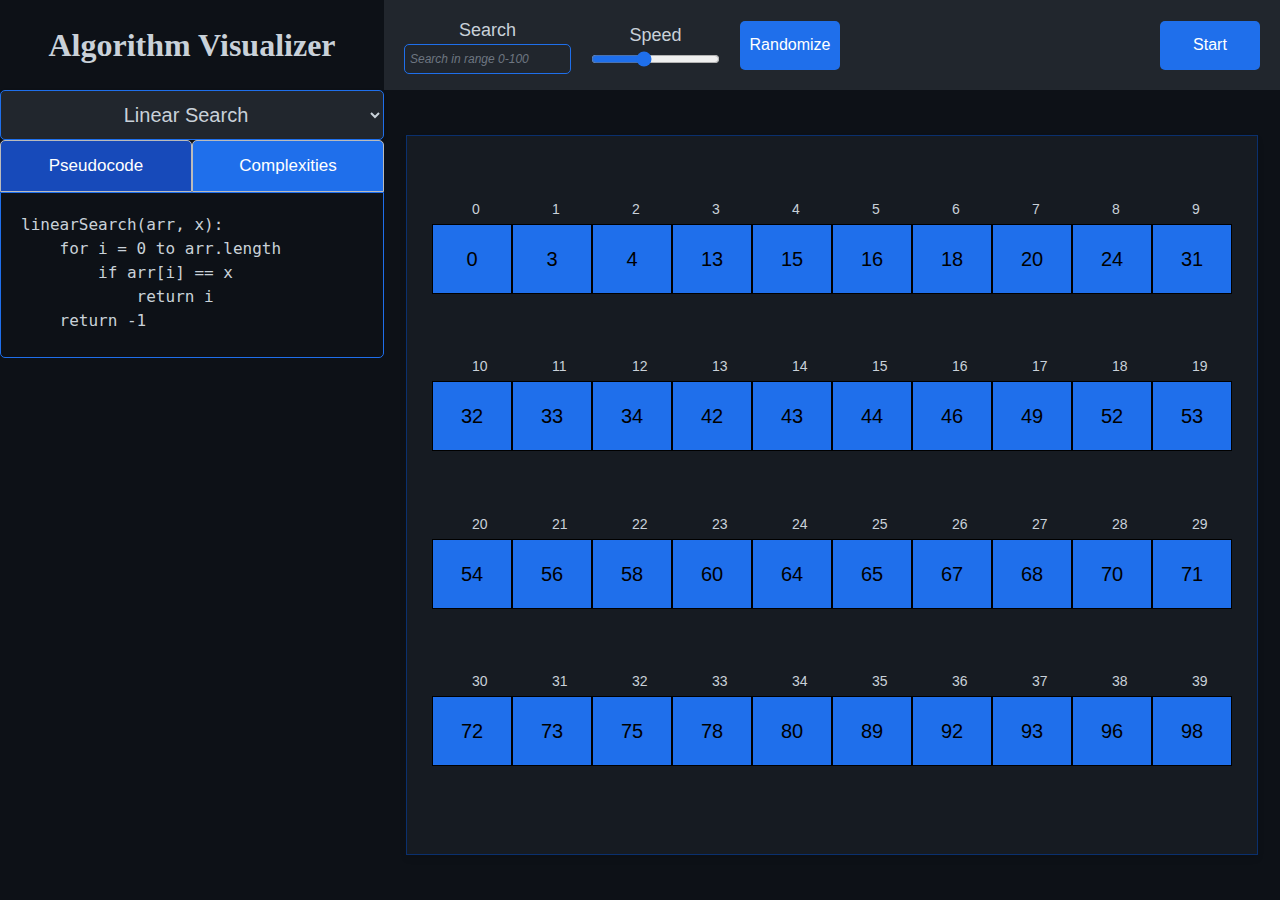
<file: searching/searching.html>
<!DOCTYPE html>
<html lang="en">

<head>
    <meta charset="UTF-8">
    <meta name="viewport" content="width=device-width, initial-scale=1.0">
    <link rel="stylesheet" href="../pages.css">
    <link rel="stylesheet" href="./canvas.css">
    <title>Searching Visualizer</title>
</head>

<body>

    <div class="left">
        <div class="logo"><a href="../index.html">Algorithm Visualizer</a></div>
        <select name="algorithm" id="algorithm">
            <option value="linear">Linear Search</option>
            <option value="binary">Binary Search</option>
        </select>
        <div class="tab">
            <div class="tab-buttons">
                <button class="tablinks" onclick="openTab(event, 'pseudocode')">Pseudocode</button>
                <button class="tablinks" onclick="openTab(event, 'complexities')">Complexities</button>
            </div>
            <div class="content">
                <div id="pseudocode" class="tabcontent">
                </div>
                <div id="complexities" class="tabcontent">
                </div>
            </div>
        </div>
    </div>
    <div class="right">
        <div class="right-nav">
            <div class="controls">
                <div class="usr-input">
                    <label for="search">Search</label>
                    <input type="text" name="search" id="search" placeholder="Search in range 0-100">
                </div>

                <div class="usr-input">
                    <label for="speed">Speed</label>
                    <input type="range" name="speed" id="speed" min="0" max="5" value="2">
                </div>
                <button id="generate">Randomize</button>
            </div>
            <button id="start">Start</button>
        </div>
        <div class="canvas"></div>
    </div>

    <script src="./scripts/main.js"></script>
    <script src="./scripts/algoInfo.js"></script>
    <script src="../tab-script.js"></script>
    <script src="./scripts/visualize.js"></script>
    <script src="./scripts/linear.js"></script>
    <script src="./scripts/binary.js"></script>

</body>

</html>
</file>
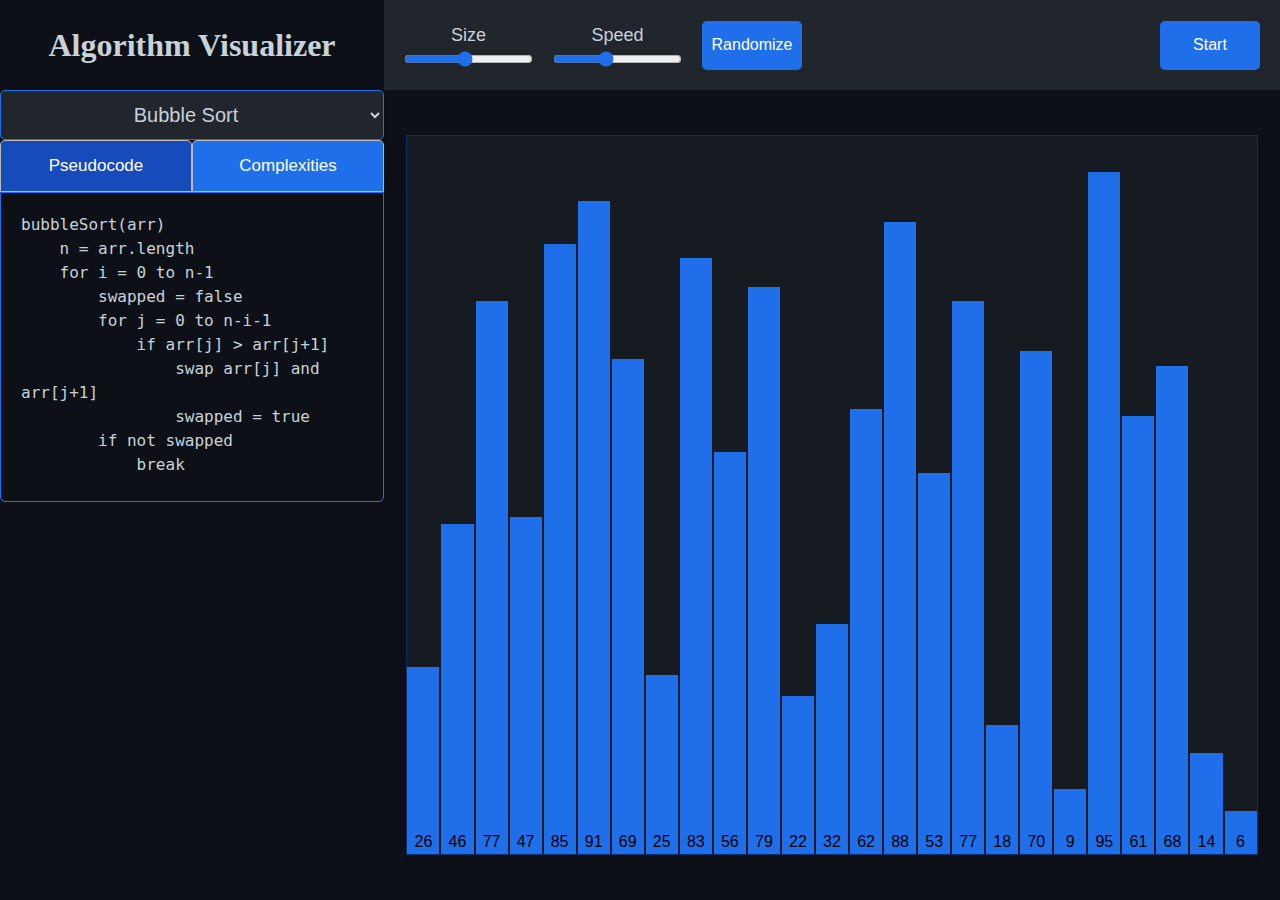
<file: sorting/sorting.html>
<!DOCTYPE html>
<html lang="en">

<head>
    <meta charset="UTF-8">
    <meta name="viewport" content="width=device-width, initial-scale=1.0">
    <link rel="stylesheet" href="../pages.css">
    <link rel="stylesheet" href="./canvas.css">
    <title>Sorting Visualizer</title>
</head>

<body>

    <div class="left">
        <div class="logo"><a href="../index.html">Algorithm Visualizer</a></div>
        <select name="algorithm" id="algorithm">
            <option value="bubble">Bubble Sort</option>
            <option value="insertion">Insertion Sort</option>
            <option value="selection">Selection Sort</option>
            <option value="merge">Merge Sort</option>
            <option value="quick">Quick Sort</option>
            <option value="heap">Heap Sort</option>
        </select>
        <div class="tab">
            <div class="tab-buttons">
                <button class="tablinks" onclick="openTab(event, 'pseudocode')">Pseudocode</button>
                <button class="tablinks" onclick="openTab(event, 'complexities')">Complexities</button>
            </div>
            <div class="content">
                <div id="pseudocode" class="tabcontent">
                </div>
                <div id="complexities" class="tabcontent">
                </div>
            </div>
        </div>
    </div>
    <div class="right">
        <div class="right-nav">
            <div class="controls">
                <div class="usr-input">
                    <label for="size">Size</label>
                    <input type="range" name="size" id="size" min="10" max="50" value="25">
                </div>

                <div class="usr-input">
                    <label for="speed">Speed</label>
                    <input type="range" name="speed" id="speed" min="0" max="5" value="2">
                </div>
                <button id="generate">Randomize</button>
            </div>
            <button id="start">Start</button>
        </div>
        <div class="canvas"></div>
    </div>

    <script src="./scripts/main.js"></script>
    <script src="./scripts/algoInfo.js"></script>
    <script src="../tab-script.js"></script>
    <script src="./scripts/visualize.js"></script>
    <script src="./scripts/bubble.js"></script>
    <script src="./scripts/insertion.js"></script>
    <script src="./scripts/selection.js"></script>
    <script src="./scripts/merge.js"></script>
    <script src="./scripts/quick.js"></script>
    <script src="./scripts/heap.js"></script>

</body>

</html>
</file>
<file: searching/canvas.css>
/* Canvas Styling */
.canvas {
    height: 80vh;
    width: 95%;
    background-color: var(--canvas-bg);
    margin: auto;
    display: grid;
    justify-content: center;
    align-items: center;
    border: 1px solid var(--dark-blue);
    box-shadow: 0px 4px 6px rgba(0, 0, 0, 0.1);
    padding: 5% 20px;
    grid-template-columns: repeat(auto-fill, 80px); /* Dynamic grid with 80px boxes */
}

/* Styling for each array box */
.canvas .box {
    width: 80px;
    height: 70px;
    background-color: var(--bar-color);
    display: flex;
    align-items: center;
    justify-content: center;
    color: black;
    text-align: center;
    border: 1px solid black;
    font-size: 20px;
    position: relative; /* To position the index on top */
    transition: background-color 0.3s;
}

/* Styling for the index on top of the box */
.canvas .box::before {
    content: attr(index); /* Use the index data attribute */
    position: absolute;
    top: 5px;
    left: 50%;
    transform: translateY(-150%);
    font-size: 14px;
    color: var(--text-color);
}
</file>
<file: sorting/canvas.css>
/* Canvas Styling */
.canvas {
    height: 80vh;
    width: 95%;
    background-color: var(--canvas-bg);
    margin: auto;
    display: flex;
    align-items: flex-end;
    gap: 2px;
    border: 1px solid var(--dark-blue);
    box-shadow: 0px 4px 6px rgba(0, 0, 0, 0.1);
}

.bar {
    flex: 1;
    background-color: var(--bar-color);
    display: flex;
    align-items: flex-end;
    justify-content: center;
    transition: height 0.3s, background-color 0.1s;
    color: black;
}
</file>
<file: pages.css>
/* General Reset */
* {
    margin: 0;
    padding: 0;
    text-decoration: none;
    box-sizing: border-box;
    line-height: 1.5;
}

/* Root Variables */
:root {
    --bg-color: #0d1117;
    --text-color: #c9d1d9;
    --button-bg: #1f6feb;
    --button-hover: #2c78f5;
    --button-active: #174aba;
    --canvas-bg: #161b22;
    --bar-color: #1f6feb;
    --disabled-opacity: 0.4;
    --highlight-blue:  #1f6feb;
    --dark-blue: #0a306e;
    --font-family: 'Arial', sans-serif;
    --font-size: 16px;
    --heading-font-size: 20px;
    --dropdown-font-size: 20px;
    --tab-font-size: 16px;
    --nav-bg-color: #21262d;
}

/* Body Styling */
body {
    display: flex;
    background-color: var(--bg-color);
    color: var(--text-color);
    font-family: var(--font-family);
    font-size: var(--font-size);
}

/* Layout Sections */
.left,
.right {
    height: 100vh;
}

.left {
    width: 30%;
}

.right {
    width: 70%;
    display: flex;
    flex-direction: column;
}

/* Logo styling */
.logo {
    font-family: 'Times New Roman', Times, serif;
    height: 10vh;
    display: flex;
    align-items: center;
    font-size: calc(2*var(--font-size));
    font-weight: bold;
    justify-content: center;
}

.logo a {
    color: var(--text-color);
}

/* Select Dropdown Styling */
select {
    width: 100%;
    font-size: var(--dropdown-font-size);
    padding: 12px;
    border-radius: 5px;
    box-shadow: 0 2px 4px rgba(0, 0, 0, 0.1);
    background-color: var(--nav-bg-color);
    color: var(--text-color);
    border: 1px solid var(--highlight-blue);
    transition: background-color 0.3s ease;
    text-align: center;
    cursor: pointer;
}

select:hover {
    background-color: #30363d;
}

select:focus {
    outline: none;
    border: 2px solid var(--bar-color);
}

/* Tabs Styling */
.tab {
    overflow: hidden;
    display: flex;
    flex-direction: column;
}

.tab-buttons {
    display: flex;
}

.tab button {
    background-color: var(--button-bg);
    font-size: 17px;
    border: 1px solid #bbb;
    border-radius: 5px 5px 0 0;
    width: 50%;
    outline: none;
    cursor: pointer;
    padding: 12px 16px;
    transition: 0.3s;
    z-index: 100; /*to fix tabcontent animation overlap*/
}

.tab button:hover {
    background-color: var(--button-hover);
}

.tab button.active {
    background-color: var(--button-active);
    color: #fff;
}

/* Tab Content Styling */
.tabcontent {
    display: none;
    padding: 20px;
    padding-bottom: 0px;
    /* margin-top: 10px; remove margin*/
    background-color: var(--bg-color);
    border: 1px solid var(--highlight-blue);
    color: var(--text-color);
    border-radius: 0 0px 5px 5px;
    animation: fadeIn 1s ease-in-out;
    font-size: 16px;
}

/* wrap text to fix pseudocode overflow */
pre {
    white-space: pre-wrap;
    word-wrap: break-word;
}

/* Adding padding to complexity list */
ul {
    padding: 0px 24px;
    margin-bottom: 16px;
}

/* Improved Keyframe */
@keyframes fadeIn {
    0% {
        opacity: 0;
        transform: scale(0.95);
    }
    50% {
        opacity: 0.5;
        transform: scale(1.05);
    }
    100% {
        opacity: 1;
        transform: scale(1);
    }
}

/* Navigation Bar */
.right-nav {
    display: flex;
    justify-content: space-between;
    align-items: center;
    text-align: center;
    background-color: var(--nav-bg-color);
    color: var(--text-color);
    font-size: 24px;
    padding: 10px 20px;
    height: 10vh;
}

/* Controls Section */
.controls {
    display: flex;
    flex-direction: row;
    justify-content: space-between;
    align-items: center;
    gap: 20px;
    height: 70%;
}

#generate {
    height: 100%;
}

.usr-input {
    display: flex;
    flex-direction: column;
    align-items: center; /*Changes*/
}

.usr-input label {
    font-size: 18px;
}

.usr-input input {
    cursor: pointer;
    accent-color: var(--bar-color);
}

/* Input Range Styling */
.usr-input input[type="range"] {
    margin: 2px 0;
}

/* Search Input Box Styling */
#search {
    width: 100%;
    padding: 5px;
    font-size: 12px;
    border: 1px solid var(--highlight-blue);
    border-radius: 5px;
    background-color: var(--nav-bg-color);
    color: var(--text-color);
    transition: box-shadow 0.3s ease, border-color 0.3s ease;
}

#search::placeholder {
    color: #6e7681;
    font-style: italic;
}

#search:focus {
    outline: none;
    border-color: var(--button-hover);
    box-shadow: 0 0 5px var(--button-hover);
}

button {
    height: 70%;
    width: 100px;
    font-size: 16px;
    border: none;
    border-radius: 5px;
    background-color: var(--button-bg);
    color: white;
    transition: background-color 0.3s ease, transform 0.2s ease, box-shadow 0.2s ease;
}

button:hover {
    background-color: var(--button-hover);
    transform: scale(1.05);
    box-shadow: 0 4px 8px rgba(0, 0, 0, 0.2);
}

button:active {
    background-color: var(--button-active);
    transform: scale(0.95);
    box-shadow: 0 2px 4px rgba(0, 0, 0, 0.2);
}

/* Disabled Inputs */
.disabled {
    opacity: var(--disabled-opacity);
    cursor: not-allowed;
}

/* Accessibility Focus Styling */
.right button:focus {
    outline: 2px solid var(--bar-color);
    outline-offset: 2px;
} 

select:focus,
input:focus {
    outline: 2px solid var(--highlight-blue);
}
</file>
